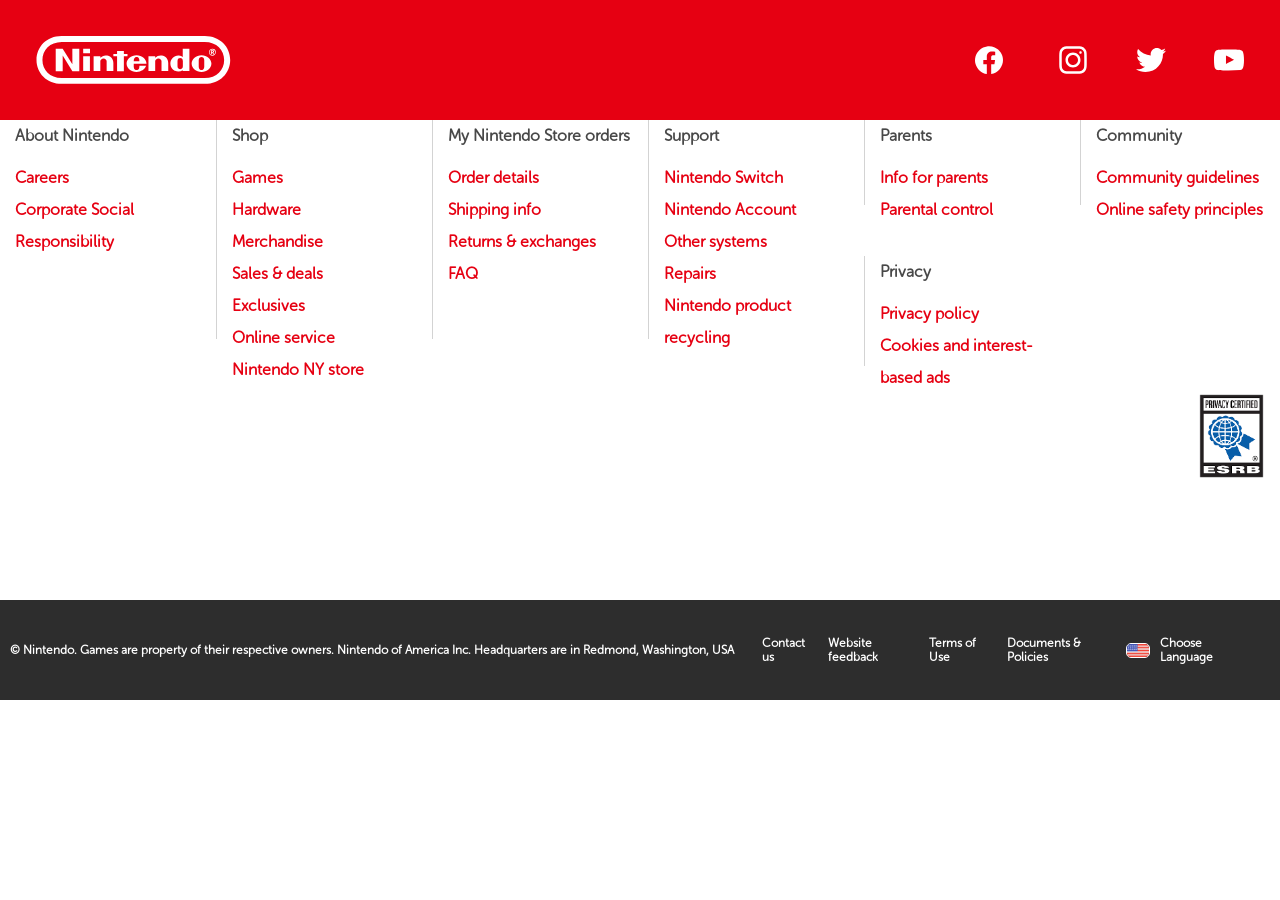
<file: footer.html>
<html lang="en">
<head>
    <meta charset="UTF-8">
    <meta name="viewport" content="width=device-width, initial-scale=1.0">
    <title>Nintendo Clone</title>
    <link rel="stylesheet" href="styles.css">
</head>
<body>
    <footer>
       <section class="FooterHeader">
        <div class="FooterHeaderLogos">
            <a class="FooterHeaderLink" href="">
                <svg viewBox="0 0 97 24" id="FooterNintendoLogo">
                    <path d="M17.945 14.157l-4.85-7.838H9.609V17.59h3.486V9.752l4.85 7.838h3.456V6.32h-3.486l.03 7.837zm27.554-4.04V8.993H43.68v-1.52h-3.395v1.52h-1.849v1.124h1.85v7.473h3.394v-7.473h1.82zM23.341 17.56h3.364v-7.474h-3.364v7.474zm0-8.932h3.395V6.319H23.34v2.309zm59.17.942c-2.728 0-4.941 1.883-4.941 4.192s2.213 4.193 4.94 4.193c2.729 0 4.942-1.884 4.942-4.193 0-2.309-2.213-4.192-4.941-4.192zm1.364 5.772c0 1.185-.698 1.67-1.364 1.67-.667 0-1.395-.485-1.395-1.67v-3.16c0-1.184.697-1.67 1.395-1.67.666 0 1.364.486 1.364 1.67v3.16zm-10.73-4.891c-.547-.304-1.123-.608-1.91-.669-2.426-.212-4.305 1.945-4.305 3.92 0 2.612 2 3.554 2.304 3.706 1.152.516 2.607.547 3.88-.274v.426h3.334V6.32h-3.334c.03 0 .03 2.4.03 4.13zm.03 3.342v1.336c0 1.155-.789 1.458-1.334 1.458-.546 0-1.334-.303-1.334-1.458v-2.673c0-1.155.788-1.458 1.334-1.458.515 0 1.333.303 1.333 1.458v1.337zM34.616 9.752c-1.122.03-2.031.516-2.698 1.124v-.79h-3.365v7.474h3.365v-4.922c0-.638.697-1.367 1.607-1.367.909 0 1.546.73 1.546 1.367v4.922h3.364v-4.071c0-2.947-2.546-3.798-3.82-3.737zm27.433 0a4.075 4.075 0 0 0-2.698 1.124v-.79h-3.365v7.474h3.365v-4.922c0-.638.697-1.367 1.606-1.367.91 0 1.546.73 1.546 1.367v4.922h3.365v-4.071c0-2.947-2.546-3.798-3.82-3.737zm-7.063 4.101c0-2.309-2.243-4.253-4.971-4.253-2.759 0-4.972 1.884-4.972 4.193 0 2.308 2.213 4.192 4.972 4.192 2.273 0 4.213-1.306 4.789-3.068H51.44v.455c0 1.367-.91 1.671-1.394 1.671-.515 0-1.425-.304-1.425-1.67v-1.55l6.366.03zm-6.123-2.643a1.391 1.391 0 0 1 1.182-.668c.455 0 .91.213 1.182.668.212.365.212.82.212 1.458H48.62c0-.637.03-1.063.243-1.458zm39.921-3.493c0-.365-.272-.547-.818-.547h-.758v1.914h.455v-.79h.242l.364.79h.515l-.424-.851c.273-.091.424-.273.424-.516zm-.879.273h-.242v-.547h.212c.273 0 .424.091.424.274 0 .212-.12.273-.394.273zm.03-1.58c-.94 0-1.727.79-1.727 1.732s.788 1.732 1.728 1.732 1.727-.79 1.727-1.732a1.73 1.73 0 0 0-1.727-1.732zm0 3.13a1.413 1.413 0 0 1-1.394-1.398c0-.76.637-1.398 1.395-1.398.757 0 1.394.638 1.394 1.398 0 .76-.637 1.397-1.394 1.397zM84.148 0H12.64C5.062-.03 0 5.438 0 11.97c0 6.53 5.062 11.939 12.67 11.939h71.508c7.608 0 12.67-5.408 12.67-11.94C96.818 5.44 91.726 0 84.148 0zm-.03 20.993H12.671c-6.033.03-9.7-4.041-9.7-9.023 0-4.983 3.698-8.993 9.7-9.023h71.446c6.002 0 9.7 4.04 9.7 9.023 0 4.982-3.668 9.023-9.7 9.023z">
                    </path>
                </svg>
            </a>
            <a class="FooterHeaderLinkIcon" href="">
                <img src="Assets/facebook-svgrepo-com.svg" 
                    alt="Nintendo" class="FooterRRSSIcon"  id="FooterFacebookLogo">
            </a>
            <a class="FooterHeaderLinkIcon" href="">
                <img src="Assets/instagram-svgrepo-com.svg" 
                    alt="Nintendo" class="FooterRRSSIcon" id="FooterInstagramLogo">
            </a>
            <a class="FooterHeaderLinkIcon" href="">
                <img src="Assets/twitter-154-svgrepo-com.svg" 
                    alt="Nintendo" class="FooterRRSSIcon" id="FooterTwitterLogo">
            </a>
            <a class="FooterHeaderLinkIcon" href="">
                <img src="Assets/youtube-168-svgrepo-com.svg" 
                    alt="Nintendo" class="FooterRRSSIcon" id="FooterYoutubeLogo">
            </a>
        </div>
       </section>
       <section class="FooterContent">
            <div class="contenedorList">
                <div class="FooterContentListAbout">
                    <a class="headingFooter" href="">About Nintendo</a>
                    <a href="">Careers</a>
                    <a href="">Corporate Social <br> Responsibility</a>
                </div>
                <div class="FooterContentListShop">
                    <a class="headingFooter" href="">Shop</a>
                    <a href="">Games</a>
                    <a href="">Hardware</a>
                    <a href="">Merchandise</a>
                    <a href="">Sales & deals</a>
                    <a href="">Exclusives</a>
                    <a href="">Online service</a>
                    <a href="">Nintendo NY store</a>
                </div>
                <div class="FooterContentListStore">
                    <a class="headingFooter" href="">My Nintendo Store orders</a>
                    <a href="">Order details</a>
                    <a href="">Shipping info</a>
                    <a href="">Returns & exchanges</a>
                    <a href="">FAQ</a>
                </div>
                <div class="FooterContentListSuport">
                    <a class="headingFooter" href="">Support</a>
                    <a href="">Nintendo Switch</a>
                    <a href="">Nintendo Account</a>
                    <a href="">Other systems</a>
                    <a href="">Repairs</a>
                    <a href="">Nintendo product recycling</a>
                </div>
                <div class="FooterContentListParents">
                    <a class="headingFooter" href="">Parents</a>
                    <a href="">Info for parents</a>
                    <a href="">Parental control</a>
                </div>
                <div class="FooterContentListPrivacy">
                    <a class="headingFooter" href="">Privacy</a>
                    <a href="">Privacy policy</a>
                    <a href="">Cookies and interest- <br> based ads</a>
                </div>
                <div class="FooterContentListCommunity">
                    <a class="headingFooter" href="">Community</a>
                    <a href="">Community guidelines</a>
                    <a href="">Online safety principles</a>
                </div>
            </div>
            <div class="contenedorIcon">
                <a class="legalIcon" href="">
                    <img  src="Assets/ESRB Privacy Certified logo.png" width="65px" height="84px" alt="ESRB Privacy Certified">
                </a>
            </div>
       </section>
       <section class="FooterLegal">
            <div class="FooterLegalInfo">
                <p>© Nintendo. Games are property of their respective owners. 
                    Nintendo of America Inc. Headquarters are in Redmond, 
                    Washington, USA</p>
            </div>
            <div class="FooterLegalLinks">
                    <a href="">Contact us</a>
                    <a href="">Website feedback</a>
                    <a href="">Terms of Use</a>
                    <a href="">Documents & Policies</a>
            </div>
            <div class="FooterLanguageSelection">
                    <a href="" class="FooterLanguageSelectionFlag">
                        <img src="Assets/172959-flag-usa-png-free-photo.png" alt="" id="FooterLanguageSelectionUSA">
                    </a>
                    <a class="lang" shref="">Choose Language</a>
            </div>
       </section>
    </footer>
</body>
</html>
</file>
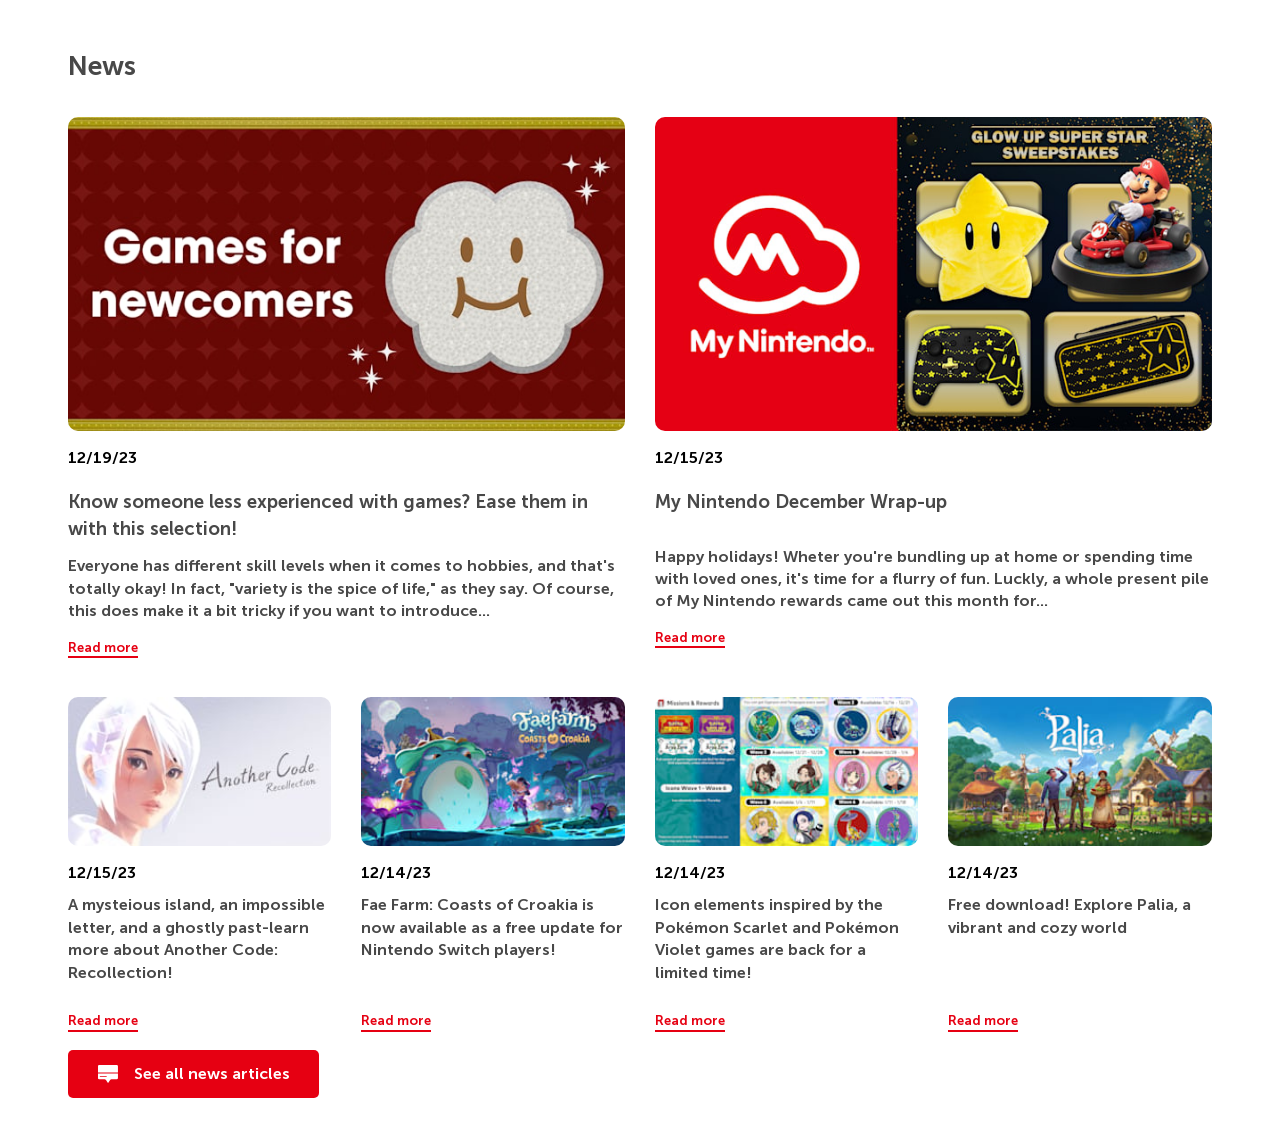
<file: Mintendo/news.html>
<!DOCTYPE html>
<html lang="en">
  <head>
    <meta charset="UTF-8" />
    <meta name="viewport" content="width=device-width, initial-scale=1.0" />
    <link rel="stylesheet" href="news.css">
  </head>
  <body>
    
    <section class="section_general_news">
      <article id="grid-container">
        <section id="titulo"> <h2>News</h2> </section>
          <section id="card1">
            <div class="contenedor">
              <img src="assets\2250x1266_Newcomers_EN.jpeg" alt="" />
              <p class="fecha">12/19/23</p>
              <div class="news_tittle">
                <h3 class="red">Know someone less experienced with games? Ease them in with this selection!</h3>
                <p>
                  Everyone has different skill levels when it comes to hobbies, and that's totally okay! In fact, "variety is the spice of life," as they say. Of course, this does make it a bit tricky if you want to introduce...
                </p>
                <button class="read_more">Read more</button>
              </div>
            </div>
          </section>
          <section id="card2">
            <div class="contenedor">
              <img src="assets\CTA_banner_v1.jpeg" alt="" />
              <p class="fecha">12/15/23</p>
              <div class="news_tittle">
                <h3 class="red">My Nintendo December Wrap-up</h3>
                <p>
                  Happy holidays! Wheter you're bundling up at home or spending time with loved ones, it's time for a flurry of fun. Luckly, a whole present pile of My Nintendo rewards came out this month for...
                </p>
                <button class="read_more">Read more</button>
              </div>
            </div>
          </section>
        <section id="card3">
          <div class="contenedor">
            <img src="assets\2250x1266_AC.jpeg" alt="">
            <p class="fecha">12/15/23</p>
            <div class="news_tittle">
              <h4 class="red">A mysteious island, an impossible letter, and a ghostly past-learn more about Another Code: Recollection!</h4>
            </div>
            <div class="news_tittle">
              <button class="read_more">Read more</button>
            </div>
          </div>
        </section>
        <section id="card4">
          <div class="contenedor">
            <img src="assets\FaeFarm_CoastsOfCroakia_KeyArt_Logo_1920x1080.jpeg" alt="">
            <p class="fecha">12/14/23</p>
            <div class="news_tittle">
              <h4 class="red">Fae Farm: Coasts of Croakia is now available as a free update for Nintendo Switch players!</h4>
            </div>
            <div class="news_tittle">
              <button class="read_more">Read more</button>
            </div>
          </div>
        </section>
        <section id="card5">
          <div class="contenedor">
            <img src="assets\LHA-1321-MissionsRewards-Icons-PSPV-Social-EN_v04.jpeg" alt="">
            <p class="fecha">12/14/23</p>
            <div class="news_tittle">
              <h4 class="red">Icon elements inspired by the Pokémon Scarlet and Pokémon Violet games are back for a limited time!</h4>
            </div>
            <div class="news_tittle">
              <button class="read_more">Read more</button>
            </div>
          </div>
        </section>
        <section id="card6">
          <div class="contenedor">
            <img src="assets\Palia_NSW_Key_Art_Article_Image_1920x1080_jpg.jpeg" alt="">
            <p class="fecha">12/14/23</p>
            <div class="news_tittle">
              <h4 class="red">Free download! Explore Palia, a vibrant and cozy world</h4>
            </div>
            <div class="news_tittle">
              <button class="read_more">Read more</button>
            </div>
          </div>
        </section>
        <div class="recuadro_see_all">
          <button class="boton_see_all">
            <svg  xmlns="http://www.w3.org/2000/svg" viewBox="0 0 32 32" width="20" role="presentation" alt="" data-testid="NewsIcon" color="currentColor" size="20"><path fill="currentColor" d="M31.92 3.62a1.945 1.945 0 0 0-1.953-1.932H1.874A1.945 1.945 0 0 0-.08 3.62v10.068h32zm-32 11.692v7.201a2.027 2.027 0 0 0 1.954 1.998h8.711a2.777 2.777 0 0 1 2.178 1.073q2.97 4.736 3.315 4.728.344-.009 3.315-4.837a2.677 2.677 0 0 1 2.177-.964h8.398a2.027 2.027 0 0 0 1.953-1.998v-7.201zm14 5.15c0 .056-.07.1-.155.1H3.077c-.086 0-.156-.044-.156-.1v-1.051c0-.055.07-.1.156-.1h10.688c.086 0 .156.045.156.1z"></path></svg>
            <span class="boton_see_all_text">See all news articles</span>
          </button>
        </div>
      </article>
</section>
  </body>
</html>
</file>
<file: styles.css>
@font-face {
    font-family: 'Museo Sans Rounded';
    src: url('fonts/MuseoSansRounded300.otf') format('opentype'),
        url('fonts/MuseoSansRounded700.otf') format('opentype');
    font-weight: normal;  
    font-style: normal;  
}


* {
    box-sizing: border-box;
    margin: 0;
    font-family: 'Museo Sans Rounded';
    font-weight: 700;
}

.FooterHeader {
    width: 100%;
    padding: 36px;
    background-color: rgb(230, 0, 18);
}

.FooterHeaderLogos {
    display: grid;
    align-items: center;
    justify-items: right;
    grid-template-columns: auto repeat(4, 58px);
    gap: 20px;
    width: 100%;
}

.FooterHeaderLink {
    width: 300px;
    justify-self: left ;
}

#FooterNintendoLogo {
    width: 195px;
    height: 48px;
    fill: white;
    margin-right: auto;
}

.FooterRRSSIcon {
    width: 30px;
    height: 30px;
}

#FooterFacebookLogo {
    width: 42px;
    height: 42px;
}

.FooterContent {
    height: 480px;
    width: 100%;
}

.contenedorList {
    display: grid;
    column-gap: 16px;
    row-gap: 30px;
    grid-template-columns: repeat(auto-fit, minmax(200px, 1fr));
    grid-template-rows: repeat(auto-fit, minmax(auto-fit, 1fr));
}

.contenedorIcon {
    width: 95vw;
    display: flex;
    justify-content: flex-end;
}

.FooterContent .headingFooter {
    color: #484848; 
    font-weight: bolder;
    transition: border-bottom-color 200ms ease-in-out 25ms, color 200ms ease-in-out 25ms;
    margin-bottom: 10px;
}


.FooterContent .headingFooter:hover {
    border-bottom:rgb(146, 16, 27) 2.5px solid;
}

.contenedorList a:hover {
    border-bottom:rgb(146, 16, 27) 2.5px solid;
    color: rgb(146, 16, 27);
}

.FooterContentListAbout,
.FooterContentListShop,
.FooterContentListStore,
.FooterContentListSuport,
.FooterContentListParents,
.FooterContentListCommunity,
.FooterContentListPrivacy {
    width: 200px;
    height: 80%;
    display: flex;
    flex-direction: column;  
    align-items: flex-start;  
    border-left: lightgray 1px solid;
}

.FooterContentListAbout {
    border: none;
}

.FooterContent a {
    text-decoration: none;
    font-weight: bold;
    color: rgb(230, 0, 18);
    margin-left: 15px;
    font-size: 16px;
    line-height: 2;
}

.FooterContentListAbout,
.FooterContentListShop, 
.FooterContentListStore,
.FooterContentListSuport{
    grid-row: span 2;
}

.FooterContentList {
    display: flex;
    flex-direction: column;
    align-items: flex-start;
    margin-bottom: 10px;
}


.FooterContentListCommunity {
    grid-column: 6;
    grid-row: 1;
}

.FooterContentListPrivacy {
    grid-column: 5;
    grid-row: 2;
}

.contenedorIcon {
    width: 100%;
    display: flex;
    align-items: flex-end;
    justify-content: right;
    padding-right: 16px;
}

.FooterLegal {
    display: grid;
    grid-template-columns: 60% 30% 10%;
    width: 100%;
    height: 100px;
    padding: 16px 32px;
    background-color: rgb(45, 45, 45);
    color: white;
    font-size: 12px;
}

.FooterLegalInfo {
    display: flex;
    align-items: center;
    justify-content: center;
    grid-column: 1;
    margin-left: -30px;
    margin-right: 20px;
}

.FooterLegalLinks {
    display: flex;
    align-items: center;
    justify-content: center;
    grid-column: 2;
}

.FooterLegalLinks a {
    font-weight: bold;
    text-decoration: none;
    color: white;
    margin-right: 15px;
}

.FooterLanguageSelection {
    display: flex;
    align-items: center;
    justify-content: center;
    grid-column: 3;
}

.FooterLanguageSelection a{
    font-weight: bold;
    text-decoration: none;
    color: white;
}

.FooterLegalLinks a:hover {
    border-bottom: rgb(230, 0, 18) 1px solid;
}

#FooterLanguageSelectionUSA {
    width: 24px;
    height: 15px;
    border-radius: 5px;
    margin-right: 10px;
    border: white 0.5px solid
}

.lang:hover {
    border-bottom: white 1px solid;
}

@media (max-width: 768px) {

#FooterNintendoLogo {
    margin-right: 200px;
}
    .contenedorList {
        display: grid;
        justify-content: center;
        align-self: center;
        grid-template-columns: repeat(3, 1fr);
        grid-template-rows: repeat(4, 1fr); 
        width: 80%;
    }
}
</file>
<file: Mintendo/news.css>
* 
{
    padding: 0px;
    margin: 0px;
    font-family: "Nintendo";
    line-height: 1.4;
    box-sizing: border-box;
}

@font-face {
    font-family: "Nintendo";
    src: url(MuseoSans_700.ttf);
}


.section_general_news
{
    display: flex;
    flex-direction: column;
    justify-content: center;
    align-items: center; 
    width: 100%;
    height: 100%;
    padding: 48px 0px;  
    position: relative;
}

.news_tittle  p{
    color: rgb(72, 72, 72);
    width: 100%;
    height: 100%;
    padding-top: 30px;
}

h3
{
    color: rgb(72, 72, 72);
    font-weight: bold;
    width: 100%;
    height: 50%;
    padding-top: 20px;
}

.fecha {
    padding-top: 10px;
}

h4 
{
    color: rgb(72, 72, 72);
    width: 100%;
    height: 100%;
    padding-top: 10px;
}

img 
{
    border-radius: 10px;
    transition: all 0.6s ease;
    width: 100%;
    height: 100%;
}

.contenedor:hover img
{
        transition: all 0.6s ease;
        filter: brightness(70%);
        .red:hover{
            color:  rgb(230, 0, 18);
        }    
}  
    
.contenedor:hover .red
{
        color:  rgb(230, 0, 18);
}
    
.contenedor:hover .read_more
{
        color: darkred;
        border-bottom-color: darkred ;
}

.contenedor
{
    width: 100%;
}

#grid-container 
{
    display: grid;
    grid-template-columns: repeat(4,1fr);
    grid-template-areas:
    "titulo titulo titulo titulo"
    "card1 card1 card2 card2"
    "card1 card1 card2 card2"
    "card3 card4 card5 card6"
    "boton none none none" ;
    width: 1143.99px;
    height: 1051.37px;
    gap: 30px;
    margin: 0 auto;
}

#titulo 
{
    grid-area: titulo;
    font-weight: bold;
    font-size: large;
    color: rgb(72, 72, 72);
    width: 70.8px;
    height: 37.78px;
}

#card1 
{
    grid-area: card1;
    width: 100%;
    height: 547.89px;
}

#card2 
{
    grid-area: card2;
    width: 100%;
    height: 547.89px;
}

#card3 
{
    grid-area: card3;
    width: 100%;
    height: 321.74px;
}

#card4 
{
    grid-area: card4;
    width: 100%;
    height: 321.74px;
}

#card5
{
    grid-area: card5;
    width: 100%;
    height: 321.74px;
}

#card6
{
    grid-area: card6;
    width: 100%;
    height: 321.74px;
}

.recuadro_see_all {
    display: block;
    left: 0;
    top: 0;
    justify-content: center;
    align-items: center;
}

.boton_see_all
{
    background-color: rgb(230, 0, 18);
    border: none;
    color: #FFFFFF;
    font-weight: bold; 
    border-radius: 5px;
    grid-area: boton;
    width: 251.18px;
    height: 48.39px;
    text-align: center; 
    font-size: 16px;
    display: flex;
    align-items: center;
    justify-content: center;
}

.news_tittle 
{
    display: flex;
    flex-direction: column;
    justify-content: right;
    align-items: flex-start;
    height: 7rem;
}

@keyframes animacion_boton 
{
    0%   {transform:scale(1.0)}
    25%  {transform:scale(1.09)}
    50%  {transform:scale(1.05)}
    100% {transform:scale(1.09)}  
}

.boton_see_all:hover 
{
    animation: animacion_boton 0.4s linear;
    animation-fill-mode: forwards;
    filter: brightness(70%);
}

svg {
    margin: 0px 16px 0px 0px; 
    width: 20px;
    height: 20px;
}

.boton_see_all_text {
    display: inline-flex;
}

.read_more 
{
    color: rgb(230, 0, 18);
    border: none;
    border-bottom: 2px rgb(230, 0, 18)solid;
    background-color: white;
    font-weight: bold;
    padding-top: 15px;
}


@media (min-width: 1029px) and (max-width: 1132px) {
    
    #grid-container 
    {
        height: 1051.37px;
        gap: 30px;
        max-width: calc(100% - 30px); 
    }
} 

@media only screen and (min-width:768px) and (max-width:1029px)
{

    .section_general_news {
        max-width: 1029px;
    }


    #grid-container 
    {
        height: 1051.37px;
        gap: 30px;
        max-width: calc(100% - 30px); 
    }

    .boton_see_all
    {
        background-color: rgb(230, 0, 18);
        border: none;
        color: #FFFFFF;
        font-weight: bold; 
        border-radius: 5px;
        grid-area: boton;
        width: 100%;
        height: 48.39px;
        display: block;
        position: absolute;
    }
}

@media (max-width: 820px) {
    .read_more {
        margin-top: 20px;
    }
}

@media only screen and (min-width:320px) and (max-width:768px)
{
    
    .section_general_news {
        max-width: 768px;
    }

    #grid-container 
    {
        display: grid;
        grid-template-columns: repeat(2,1fr);
        grid-template-areas:
        "titulo titulo"
        "card1 card1"
        "card2 card2"
        "card3 card4"
        "card5 card6"
        "boton boton" ;
        max-width: calc(100% - 30px); 
        height: 100%;
    }
    
    .boton_see_all
    {
        background-color: rgb(230, 0, 18);
        border: none;
        color: #FFFFFF;
        font-weight: bold; 
        border-radius: 5px;
        grid-area: boton;
        width: 100%;
        height: 48.39px;
        display: block;
        position: absolute;  
    }
}
</file>
